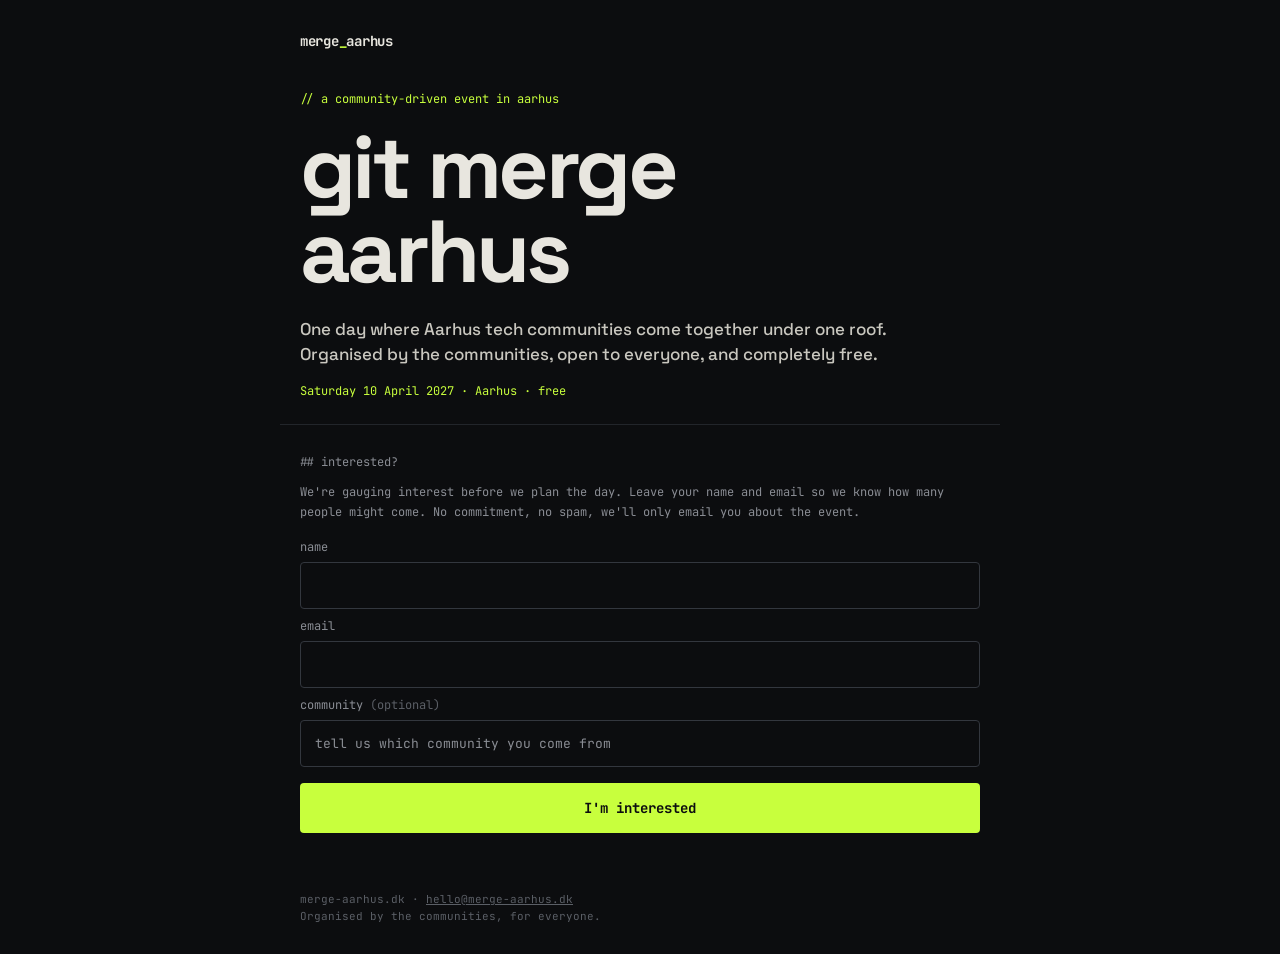
<file: index.html>
<!DOCTYPE html>
<html lang="en">
<head>
  <meta charset="utf-8">
  <meta name="viewport" content="width=device-width, initial-scale=1">
  <title>git merge aarhus</title>
  <meta name="description" content="A free, community-driven tech event in Aarhus, for everyone. Saturday 10 April 2027. Tell us you're interested so we know how many people to plan for.">
  <meta name="theme-color" content="#0c0d0f">
  <link rel="icon" href="favicon.svg" type="image/svg+xml">
  <link rel="preconnect" href="https://fonts.googleapis.com">
  <link rel="preconnect" href="https://fonts.gstatic.com" crossorigin>
  <link href="https://fonts.googleapis.com/css2?family=JetBrains+Mono:ital,wght@0,400;0,500;0,700;1,400&family=Space+Grotesk:wght@500;700&display=swap" rel="stylesheet">
  <link rel="stylesheet" href="styles.css">
</head>
<body>
  <div class="wrap">
    <nav class="nav">
      <a href="/" class="logo">merge<span>_</span>aarhus</a>
    </nav>

    <header class="section hero">
      <div class="kicker">// a community-driven event in aarhus</div>
      <h1>git merge<br>aarhus</h1>
      <p class="lede hero-lede">One day where Aarhus tech communities come together under one roof.<br>Organised by the communities, open to everyone, and completely free.</p>
      <div class="hero-date"><time datetime="2027-04-10">Saturday 10 April 2027</time> · Aarhus · free</div>
    </header>

    <section class="section" id="interest">
      <div class="label">## interested?</div>
      <p class="muted-p">We're gauging interest before we plan the day. Leave your name and email so we know how many people might come. No commitment, no spam, we'll only email you about the event.</p>
      <form class="form" id="interest-form" action="https://formspree.io/f/mljjpjzb" method="POST">
        <label class="field">
          <span>name</span>
          <input class="input" name="name" autocomplete="name" required>
        </label>
        <label class="field">
          <span>email</span>
          <input class="input" name="email" type="email" autocomplete="email" required>
        </label>
        <label class="field">
          <span>community <em>(optional)</em></span>
          <input class="input" name="community" list="communities" placeholder="tell us which community you come from">
          <datalist id="communities">
            <option value="Aarhus Ruby">
            <option value="Claude Meetup Group">
            <option value="Aarhus.js">
            <option value="Python Aarhus">
            <option value="UX Aarhus">
            <option value="Rust Aarhus">
          </datalist>
        </label>
        <button class="btn center" type="submit">I'm interested</button>
        <div class="form-note" id="form-note" role="status"></div>
      </form>
      <div class="footer">
        merge-aarhus.dk · <a href="mailto:hello@merge-aarhus.dk">hello@merge-aarhus.dk</a><br>
        Organised by the communities, for everyone.
      </div>
    </section>
  </div>

  <script>
    const form = document.getElementById('interest-form');
    const note = document.getElementById('form-note');

    form.addEventListener('submit', async (e) => {
      e.preventDefault();
      const data = {
        name: form.name.value.trim(),
        email: form.email.value.trim(),
        community: form.community.value.trim() || 'none',
        _subject: 'Interested: git merge aarhus',
      };

      const button = form.querySelector('button');
      button.disabled = true;
      note.textContent = 'Sending…';
      try {
        const res = await fetch(form.action, {
          method: 'POST',
          headers: { 'Content-Type': 'application/json', Accept: 'application/json' },
          body: JSON.stringify(data),
        });
        if (!res.ok) throw new Error(res.status);
        form.reset();
        note.textContent = 'Thanks! You are counted. We will be in touch.';
      } catch {
        note.textContent = 'Something went wrong. Email hello@merge-aarhus.dk instead.';
      } finally {
        button.disabled = false;
      }
    });
  </script>
</body>
</html>
</file>
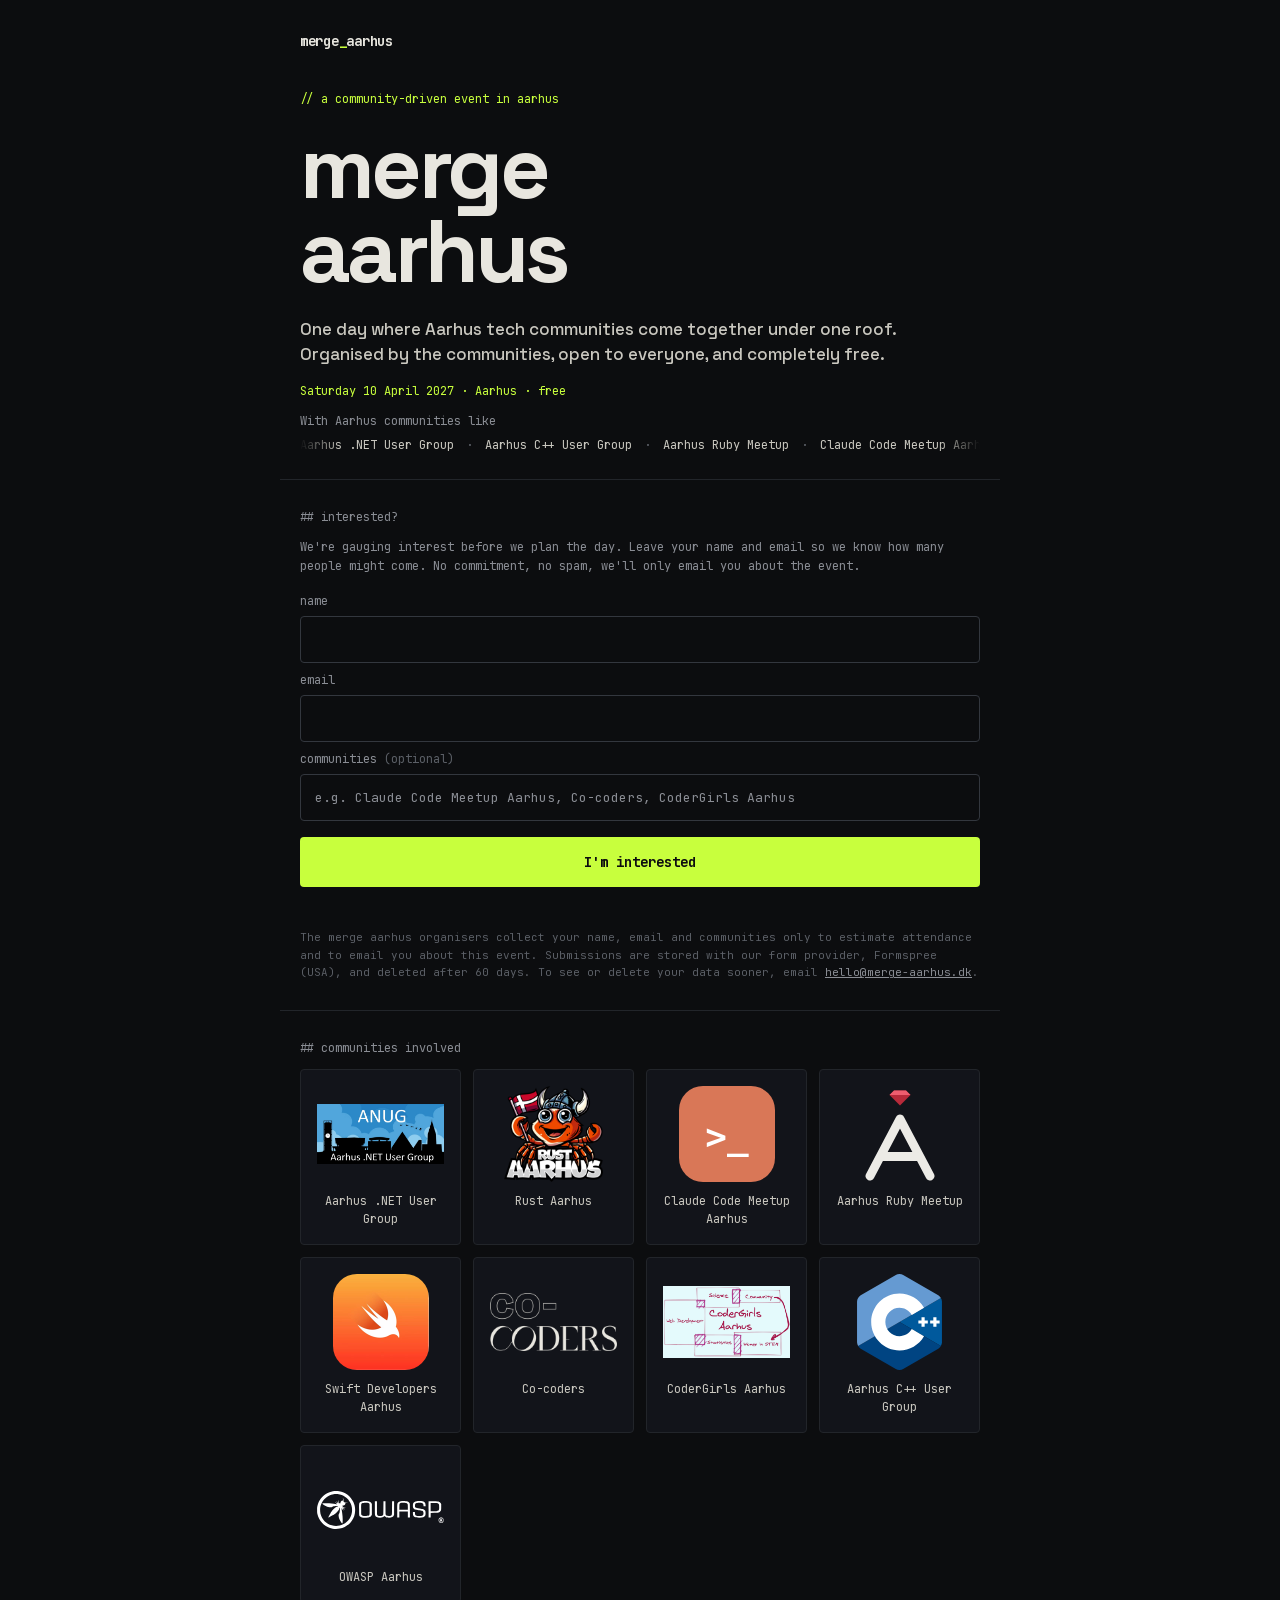
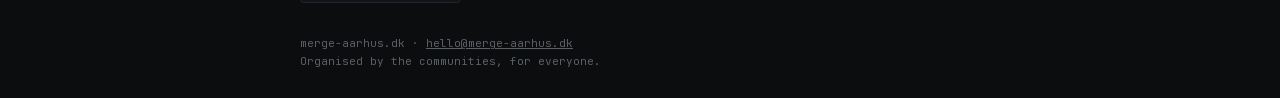
<file: public/index.html>
<!DOCTYPE html>
<html lang="en">
<head>
  <meta charset="utf-8">
  <meta name="viewport" content="width=device-width, initial-scale=1">
  <title>merge aarhus</title>
  <meta name="description" content="A free, community-driven tech event in Aarhus, for everyone. Saturday 10 April 2027. Tell us you're interested so we know how many people to plan for.">
  <meta name="theme-color" content="#0c0d0f">
  <link rel="icon" href="favicon.svg" type="image/svg+xml">
  <link rel="preload" href="fonts/jetbrains-mono-latin.woff2" as="font" type="font/woff2" crossorigin>
  <link rel="preload" href="fonts/space-grotesk-latin.woff2" as="font" type="font/woff2" crossorigin>
  <link rel="stylesheet" href="styles.css">
  <script src="app.js" defer></script>
</head>
<body>
  <div class="wrap">
    <nav class="nav">
      <a href="/" class="logo">merge<span>_</span>aarhus</a>
    </nav>

    <header class="section hero">
      <div class="kicker">// a community-driven event in aarhus</div>
      <h1>merge<br>aarhus</h1>
      <p class="lede hero-lede">One day where Aarhus tech communities come together under one roof.<br>Organised by the communities, open to everyone, and completely free.</p>
      <div class="hero-date"><time datetime="2027-04-10">Saturday 10 April 2027</time> · Aarhus · free</div>
      <div class="hero-communities">
        <p>With Aarhus communities like</p>
        <div class="name-marquee" id="name-marquee">
          <ul class="name-track">
            <li>Aarhus .NET User Group</li>
            <li>Aarhus C++ User Group</li>
            <li>Aarhus Ruby Meetup</li>
            <li>Claude Code Meetup Aarhus</li>
            <li>Co-coders</li>
            <li>CoderGirls Aarhus</li>
            <li>OWASP Aarhus</li>
            <li>Rust Aarhus</li>
            <li>Swift Developers Aarhus</li>
          </ul>
        </div>
      </div>
    </header>

    <section class="section" id="interest">
      <div class="label">## interested?</div>
      <p class="muted-p">We're gauging interest before we plan the day. Leave your name and email so we know how many people might come. No commitment, no spam, we'll only email you about the event.</p>
      <form class="form" id="interest-form" action="https://formspree.io/f/mljjpjzb" method="POST">
        <label class="field">
          <span>name</span>
          <input class="input" name="name" autocomplete="name" maxlength="100" required>
        </label>
        <label class="field">
          <span>email</span>
          <input class="input" name="email" type="email" autocomplete="email" maxlength="200" required>
        </label>
        <label class="field">
          <span>communities <em>(optional)</em></span>
          <input class="input" name="communities" autocomplete="off" maxlength="200" placeholder="e.g. Claude Code Meetup Aarhus, Co-coders, CoderGirls Aarhus">
        </label>
        <!-- Honeypot: hidden from people, filled in by bots. Formspree drops submissions where it is set. -->
        <input class="hp" type="text" name="_gotcha" tabindex="-1" autocomplete="off" aria-hidden="true">
        <button class="btn center" type="submit">I'm interested</button>
        <div class="form-note" id="form-note" role="status"></div>
        <p class="privacy">
          The merge aarhus organisers collect your name, email and communities only to estimate attendance and to email you about this event.
          Submissions are stored with our form provider, Formspree (USA), and deleted after 60 days.
          To see or delete your data sooner, email <a href="mailto:hello@merge-aarhus.dk">hello@merge-aarhus.dk</a>.
        </p>
      </form>
    </section>

    <section class="section" id="communities">
      <div class="label">## communities involved</div>
      <ul class="community-grid">
        <li class="community">
          <a href="https://www.meetup.com/anugdk" target="_blank" rel="noopener">
            <img src="logos/anug.png" alt="Aarhus .NET User Group (ANUG) logo" width="480" height="228" loading="lazy">
            <span>Aarhus .NET User Group</span>
          </a>
        </li>
        <li class="community">
          <a href="https://rustaarhus.dk" target="_blank" rel="noopener">
            <img src="logos/rust-aarhus.png" alt="Rust Aarhus logo" width="300" height="290" loading="lazy">
            <span>Rust Aarhus</span>
          </a>
        </li>
        <li class="community">
          <a href="https://claude-meetup-aarhus.com/" target="_blank" rel="noopener">
            <img src="logos/claude-code-meetup-aarhus.svg" alt="Claude Code Meetup Aarhus logo" width="64" height="64" loading="lazy">
            <span>Claude Code Meetup Aarhus</span>
          </a>
        </li>
        <li class="community">
          <a href="https://aarhus-ruby-meetup.com/" target="_blank" rel="noopener">
            <img src="logos/aarhus-ruby-meetup.svg" alt="Aarhus Ruby Meetup logo" width="64" height="64" loading="lazy">
            <span>Aarhus Ruby Meetup</span>
          </a>
        </li>
        <li class="community">
          <a href="https://www.meetup.com/swift-developers-aarhus/" target="_blank" rel="noopener">
            <img class="logo-rounded" src="logos/swift-developers-aarhus.png" alt="Swift Developers Aarhus logo" width="192" height="192" loading="lazy">
            <span>Swift Developers Aarhus</span>
          </a>
        </li>
        <li class="community">
          <a href="https://cocoders.dk/" target="_blank" rel="noopener">
            <img src="logos/co-coders.png" alt="Co-coders logo" width="360" height="162" loading="lazy">
            <span>Co-coders</span>
          </a>
        </li>
        <li class="community">
          <a href="https://www.meetup.com/codergirls_aarhus/" target="_blank" rel="noopener">
            <img src="logos/codergirls-aarhus.jpg" alt="CoderGirls Aarhus logo" width="480" height="270" loading="lazy">
            <span>CoderGirls Aarhus</span>
          </a>
        </li>
        <li class="community">
          <a href="https://aacppug.github.io/" target="_blank" rel="noopener">
            <img src="logos/aarhus-cpp-user-group.svg" alt="C++ logo" width="306" height="344" loading="lazy">
            <span>Aarhus C++ User Group</span>
          </a>
        </li>
        <li class="community">
          <a href="https://owasp.org/chapters/aarhus" target="_blank" rel="noopener">
            <img src="logos/owasp-aarhus.svg" alt="OWASP logo" width="213" height="64" loading="lazy">
            <span>OWASP Aarhus</span>
          </a>
        </li>
      </ul>
      <div class="footer">
        merge-aarhus.dk · <a href="mailto:hello@merge-aarhus.dk">hello@merge-aarhus.dk</a><br>
        Organised by the communities, for everyone.
      </div>
    </section>
  </div>
</body>
</html>
</file>
<file: styles.css>
:root {
  --bg: #0c0d0f;
  --surface: #12141a;
  --line: #22252a;
  --line-strong: #33373e;
  --fg: #e8e6df;
  --fg-soft: #c9c7bf;
  --muted: #8a8d94;
  --faint: #5b5f66;
  --accent: #c8ff3d;
  --mono: 'JetBrains Mono', ui-monospace, Menlo, monospace;
  --display: 'Space Grotesk', system-ui, sans-serif;
}

* { box-sizing: border-box; }

body {
  margin: 0;
  background: var(--bg);
  color: var(--fg);
  font: 12px/1.5 var(--mono);
  -webkit-font-smoothing: antialiased;
}

a { color: var(--fg); }
a:hover { color: var(--accent); }

.wrap { max-width: 720px; margin: 0 auto; }

/* nav */
.nav {
  display: flex;
  justify-content: space-between;
  align-items: center;
  padding: 24px 20px 12px;
}
.logo { font: 700 14px var(--mono); letter-spacing: -0.02em; text-decoration: none; }
.logo span { color: var(--accent); }

/* sections */
.section { padding: 28px 20px; border-bottom: 1px solid var(--line); }
.section:last-child { border-bottom: 0; }
.label { color: var(--muted); margin-bottom: 12px; }
.link-accent { color: var(--accent); text-decoration: none; }
.link-accent:hover { text-decoration: underline; }

/* hero */
.hero { padding-top: 28px; padding-bottom: 24px; }
.kicker { color: var(--accent); margin-bottom: 18px; }
.hero h1 {
  margin: 0;
  font: 700 54px/0.95 var(--display);
  letter-spacing: -0.04em;
}

.btn {
  display: flex;
  justify-content: space-between;
  align-items: center;
  padding: 16px 18px;
  background: var(--accent);
  color: var(--bg);
  text-decoration: none;
  font: 700 14px var(--mono);
  border: 0;
  border-radius: 4px;
  cursor: pointer;
  width: 100%;
}
.btn:hover { color: var(--bg); filter: brightness(1.08); }
.btn.center { justify-content: center; }

.lede { margin: 0; font: 500 17px/1.45 var(--display); text-wrap: pretty; }

/* register */
.muted-p { margin: 0 0 16px; color: var(--muted); line-height: 1.6; }
.form { display: flex; flex-direction: column; gap: 8px; }
.input {
  padding: 14px;
  border: 1px solid var(--line-strong);
  border-radius: 4px;
  background: transparent;
  color: var(--fg);
  font: 13px var(--mono);
}
.input::placeholder { color: var(--muted); }
.input:focus { outline: none; border-color: var(--accent); }
.field { display: flex; flex-direction: column; gap: 6px; color: var(--muted); }
.field em { font-style: normal; color: var(--faint); }
.form .btn { margin-top: 8px; }
.btn:disabled { opacity: .6; cursor: wait; }
.hero-lede { margin-top: 24px; color: var(--fg-soft); }
.hero-date { margin-top: 16px; color: var(--accent); }
.form-note { min-height: 1.5em; color: var(--accent); }
.footer { margin-top: 32px; font-size: 11px; line-height: 1.6; color: var(--faint); }
.footer a { color: var(--faint); }

/* wider screens */
@media (min-width: 640px) {
  .nav { padding-top: 32px; }
  .hero h1 { font-size: 88px; }
}
</file>
<file: public/styles.css>
@font-face {
  font-family: 'JetBrains Mono';
  font-style: normal;
  font-weight: 400 700;
  font-display: swap;
  src: url(fonts/jetbrains-mono-latin.woff2) format('woff2');
}
@font-face {
  font-family: 'Space Grotesk';
  font-style: normal;
  font-weight: 500 700;
  font-display: swap;
  src: url(fonts/space-grotesk-latin.woff2) format('woff2');
}

:root {
  --bg: #0c0d0f;
  --surface: #12141a;
  --line: #22252a;
  --line-strong: #33373e;
  --fg: #e8e6df;
  --fg-soft: #c9c7bf;
  --muted: #8a8d94;
  --faint: #5b5f66;
  --accent: #c8ff3d;
  --mono: 'JetBrains Mono', ui-monospace, Menlo, monospace;
  --display: 'Space Grotesk', system-ui, sans-serif;
}

* { box-sizing: border-box; }

body {
  margin: 0;
  background: var(--bg);
  color: var(--fg);
  font: 12px/1.5 var(--mono);
  -webkit-font-smoothing: antialiased;
}

a { color: var(--fg); }
a:hover { color: var(--accent); }

.wrap { max-width: 720px; margin: 0 auto; }

/* nav */
.nav {
  display: flex;
  justify-content: space-between;
  align-items: center;
  padding: 24px 20px 12px;
}
.logo { font: 700 14px var(--mono); letter-spacing: -0.02em; text-decoration: none; }
.logo span { color: var(--accent); }

/* sections */
.section { padding: 28px 20px; border-bottom: 1px solid var(--line); }
.section:last-child { border-bottom: 0; }
.label { color: var(--muted); margin-bottom: 12px; }
.link-accent { color: var(--accent); text-decoration: none; }
.link-accent:hover { text-decoration: underline; }

/* hero */
.hero { padding-top: 28px; padding-bottom: 24px; }
.kicker { color: var(--accent); margin-bottom: 18px; }
.hero h1 {
  margin: 0;
  font: 700 54px/0.95 var(--display);
  letter-spacing: -0.04em;
}

.btn {
  display: flex;
  justify-content: space-between;
  align-items: center;
  padding: 16px 18px;
  background: var(--accent);
  color: var(--bg);
  text-decoration: none;
  font: 700 14px var(--mono);
  border: 0;
  border-radius: 4px;
  cursor: pointer;
  width: 100%;
}
.btn:hover { color: var(--bg); filter: brightness(1.08); }
.btn.center { justify-content: center; }

.lede { margin: 0; font: 500 17px/1.45 var(--display); text-wrap: pretty; }

/* communities */
.community-grid {
  display: grid;
  grid-template-columns: repeat(auto-fill, minmax(150px, 1fr));
  gap: 12px;
  margin: 0;
  padding: 0;
  list-style: none;
}
.community a {
  display: flex;
  flex-direction: column;
  align-items: center;
  gap: 10px;
  padding: 16px;
  border: 1px solid var(--line);
  border-radius: 4px;
  background: var(--surface);
  text-align: center;
  color: var(--fg-soft);
  text-decoration: none;
  height: 100%;
}
.community a:hover { border-color: var(--accent); color: var(--accent); }
.community img { width: 100%; height: 96px; object-fit: contain; }
.community img.logo-rounded { width: 96px; border-radius: 24px; }

/* register */
.muted-p { margin: 0 0 16px; color: var(--muted); line-height: 1.6; }
.form { display: flex; flex-direction: column; gap: 8px; }
.input {
  padding: 14px;
  border: 1px solid var(--line-strong);
  border-radius: 4px;
  background: transparent;
  color: var(--fg);
  font: 13px var(--mono);
}
.input::placeholder { color: var(--muted); }
.input:focus { outline: none; border-color: var(--accent); }
.field { display: flex; flex-direction: column; gap: 6px; color: var(--muted); }
.field em { font-style: normal; color: var(--faint); }
.form .btn { margin-top: 8px; }
.btn:disabled { opacity: .6; cursor: wait; }
.hero-lede { margin-top: 24px; color: var(--fg-soft); }
.hero-date { margin-top: 16px; color: var(--accent); }
.hero-communities { margin-top: 12px; color: var(--muted); line-height: 1.6; }
.hero-communities p { margin: 0 0 4px; }
.name-track { display: flex; flex-wrap: wrap; margin: 0; padding: 0; list-style: none; }
.name-track li { white-space: nowrap; color: var(--fg-soft); }
.name-track li::after { content: "·"; padding: 0 12px; color: var(--faint); }
.name-marquee:not(.is-scrolling) li:last-child::after { content: none; }

/* name ticker, switched on by app.js unless reduced motion is preferred */
.name-marquee.is-scrolling {
  overflow: hidden;
  -webkit-mask-image: linear-gradient(to right, transparent, #000 6%, #000 94%, transparent);
  mask-image: linear-gradient(to right, transparent, #000 6%, #000 94%, transparent);
}
.is-scrolling .name-track {
  flex-wrap: nowrap;
  width: max-content;
  animation: name-scroll 30s linear infinite;
}
.is-scrolling:hover .name-track { animation-play-state: paused; }
/* the list is doubled, so shifting by half loops seamlessly */
@keyframes name-scroll { to { transform: translateX(-50%); } }
.hp { position: absolute; left: -10000px; width: 1px; height: 1px; opacity: 0; }
.privacy { margin: 8px 0 0; font-size: 11px; line-height: 1.6; color: var(--faint); }
.privacy a { color: var(--muted); }
.form-note { min-height: 1.5em; color: var(--accent); }
.footer { margin-top: 32px; font-size: 11px; line-height: 1.6; color: var(--faint); }
.footer a { color: var(--faint); }

/* wider screens */
@media (min-width: 640px) {
  .nav { padding-top: 32px; }
  .hero h1 { font-size: 88px; }
}
</file>
